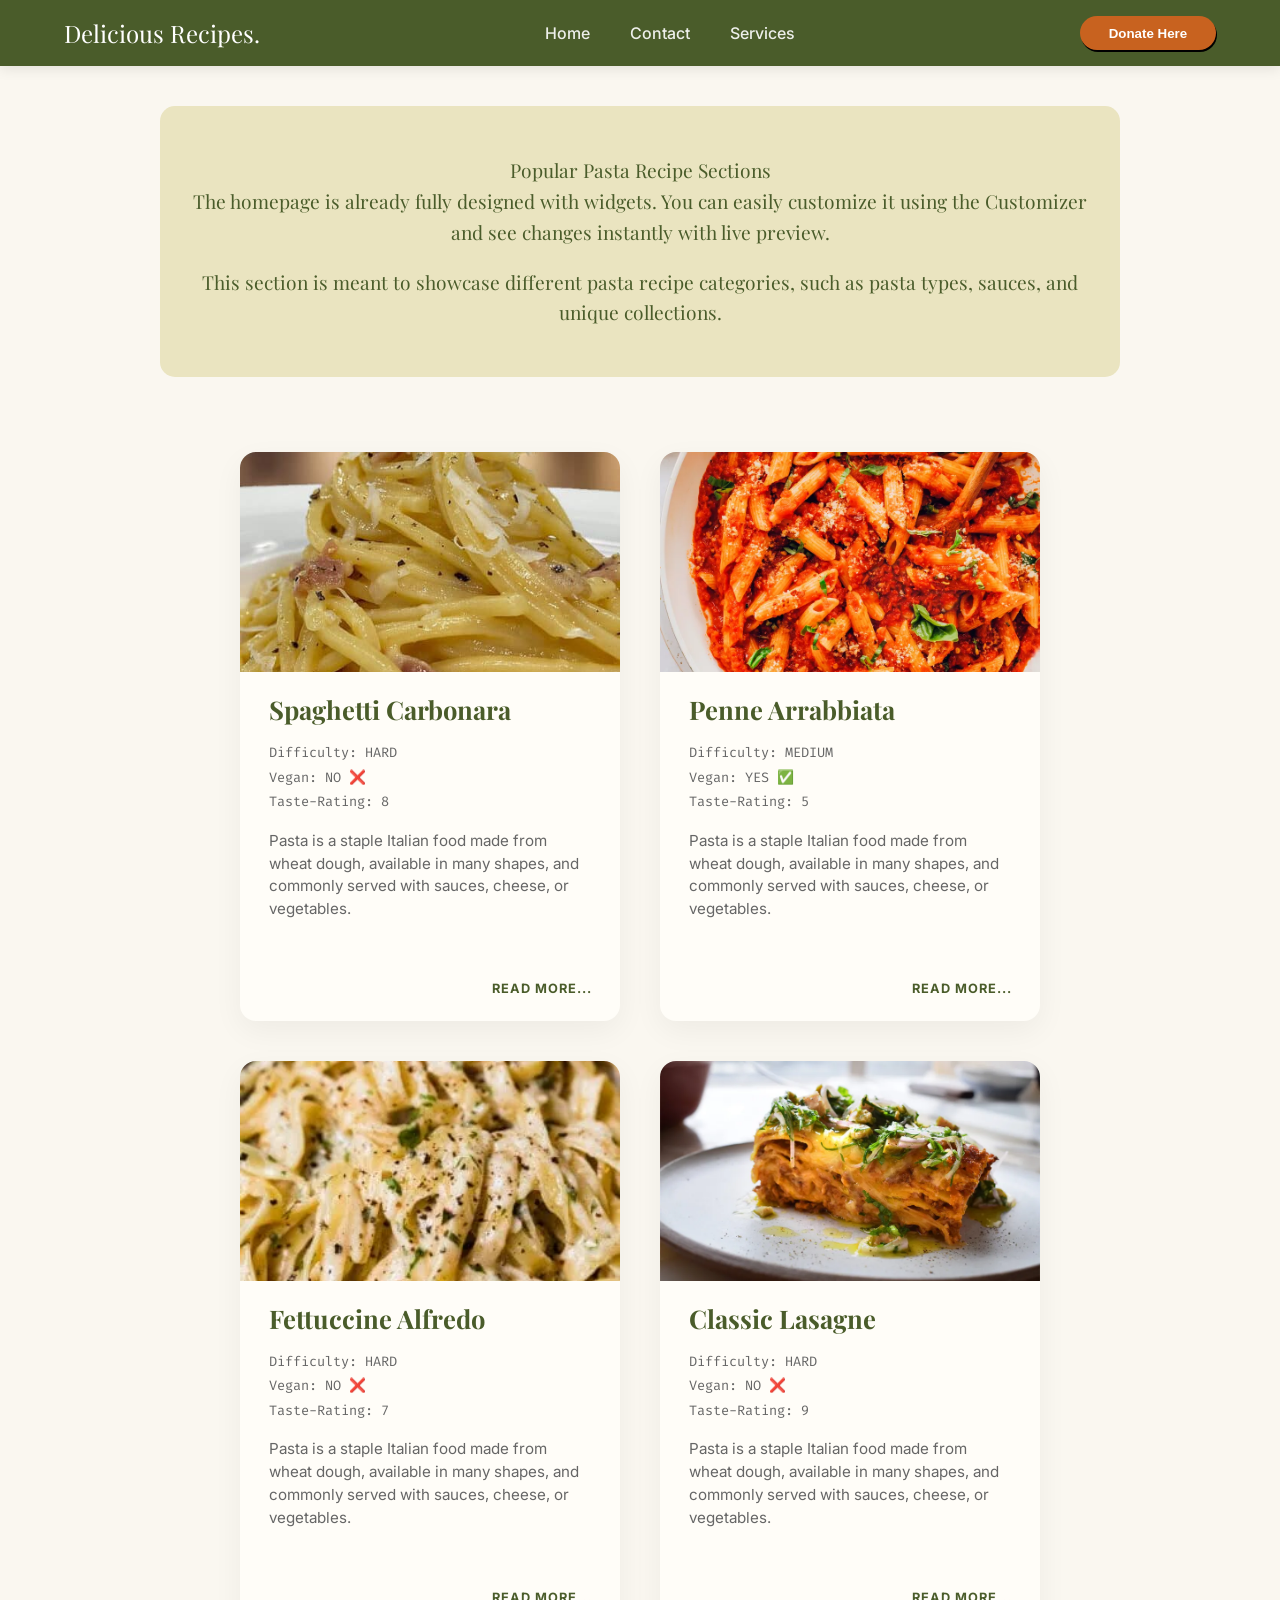
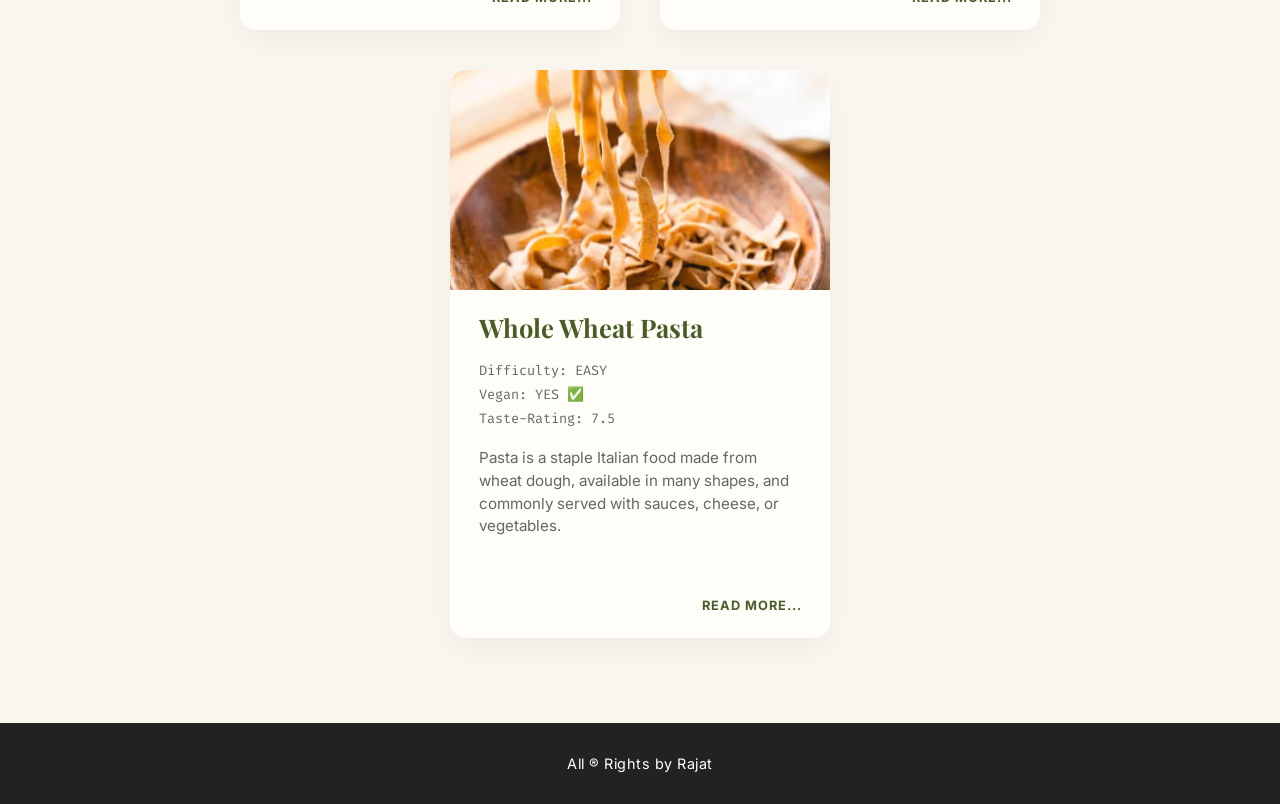
<file: index.html>
<html>

<head>
    <title>Pasta Recipes</title>
    <link rel="stylesheet" href="css/one.css" class="css">
    <link rel="icon" type="image/x-icon" href="images/logo.png">
</head>

<body>
    <div>
        <nav class="navbar">
            <div class="logo">Delicious Recipes.</div>
            <ul class="nav-links">
                <li><a href="index.html">Home</a></li>
                <li><a href="contacts.html">Contact</a></li>
                <li><a href="service.html">Services</a></li>
            </ul>
            <div>
                <button class="nav-cta">Donate Here</button>
            </div>
        </nav>
        <div class="main">
            <div class="banner">
                <p>
                    Popular Pasta Recipe Sections<br>
                    The homepage is already fully designed with widgets. You can easily customize it using the Customizer and see changes instantly with live preview.<br>
                </p>
                <p>
                    This section is meant to showcase different pasta recipe categories, such as pasta types, sauces, and unique collections. <br>
                </p>
            </div>
            <div class="content">
                <div class="card">
                    <img src="images/Spaghetti Carbonara.jpg" alt="Spaghetti Carbonara">
                    <div class="info">
                        <div class="names">Spaghetti Carbonara</div>
                        <div class="types">
                            <div>Difficulty: HARD</div>
                            <div>Vegan: NO ❌</div>
                            <div>Taste-Rating: 8</div>
                        </div>
                        <div class="con">
                            Pasta is a staple Italian food made from wheat dough, available in many shapes, and commonly served with sauces, cheese, or vegetables.
                        </div>
                        <br><br>
                        <div class="read_more">
                            <a href="spaghetti_carbonara.html">read more...</a>
                        </div>
                    </div>
                </div>

                <div class="card">
                    <img src="images/Penne Arrabbiata.webp" alt="Penne Arrabbiata">
                    <div class="info">
                        <div class="names">Penne Arrabbiata</div>
                        <div class="types">
                            <div>Difficulty: MEDIUM</div>
                            <div>Vegan: YES ✅</div>
                            <div>Taste-Rating: 5</div>
                        </div>
                        <div class="con">
                            Pasta is a staple Italian food made from wheat dough, available in many shapes, and commonly served with sauces, cheese, or vegetables.
                        </div>
                        <br><br>
                        <div class="read_more">
                            <a href="penne_arrabbiata.html">read more...</a>
                        </div>
                    </div>
                </div>

                <div class="card">
                    <img src="images/Fettuccine Alfredo.webp" alt="Fettuccine Alfredo">
                    <div class="info">
                        <div class="names">Fettuccine Alfredo</div>
                        <div class="types">
                            <div>Difficulty: HARD</div>
                            <div>Vegan: NO ❌</div>
                            <div>Taste-Rating: 7</div>
                        </div>
                        <div class="con">
                            Pasta is a staple Italian food made from wheat dough, available in many shapes, and commonly served with sauces, cheese, or vegetables.
                        </div>
                        <br><br>
                        <div class="read_more">
                            <a href="fettuccine_alfredo.html">read more...</a>
                        </div>
                    </div>
                </div>

                <div class="card">
                    <img src="images/Classic Lasagne.webp" alt="Classic Lasagne">
                    <div class="info">
                        <div class="names">Classic Lasagne</div>
                        <div class="types">
                            <div>Difficulty: HARD</div>
                            <div>Vegan: NO ❌</div>
                            <div>Taste-Rating: 9</div>
                        </div>
                        <div class="con">
                            Pasta is a staple Italian food made from wheat dough, available in many shapes, and commonly served with sauces, cheese, or vegetables.
                        </div>
                        <br><br>
                        <div class="read_more">
                            <a href="classic_lasagne.html">read more...</a>
                        </div>
                    </div>
                </div>

                <div class="card">
                    <img src="images/Whole Wheat Pasta.webp" alt="Whole Wheat Pasta">
                    <div class="info">
                        <div class="names">Whole Wheat Pasta</div>
                        <div class="types">
                            <div>Difficulty: EASY</div>
                            <div>Vegan: YES ✅</div>
                            <div>Taste-Rating: 7.5</div>
                        </div>
                        <div class="con">
                            Pasta is a staple Italian food made from wheat dough, available in many shapes, and commonly served with sauces, cheese, or vegetables.
                        </div>
                        <br><br>
                        <div class="read_more">
                            <a href="whole_wheat_pasta.html">read more...</a>
                        </div>
                    </div>
                </div>
            </div>
        </div>
    </div>
    <footer class="footer">
        All ®️ Rights by Rajat
    </footer>
</body>

</html>
</file>
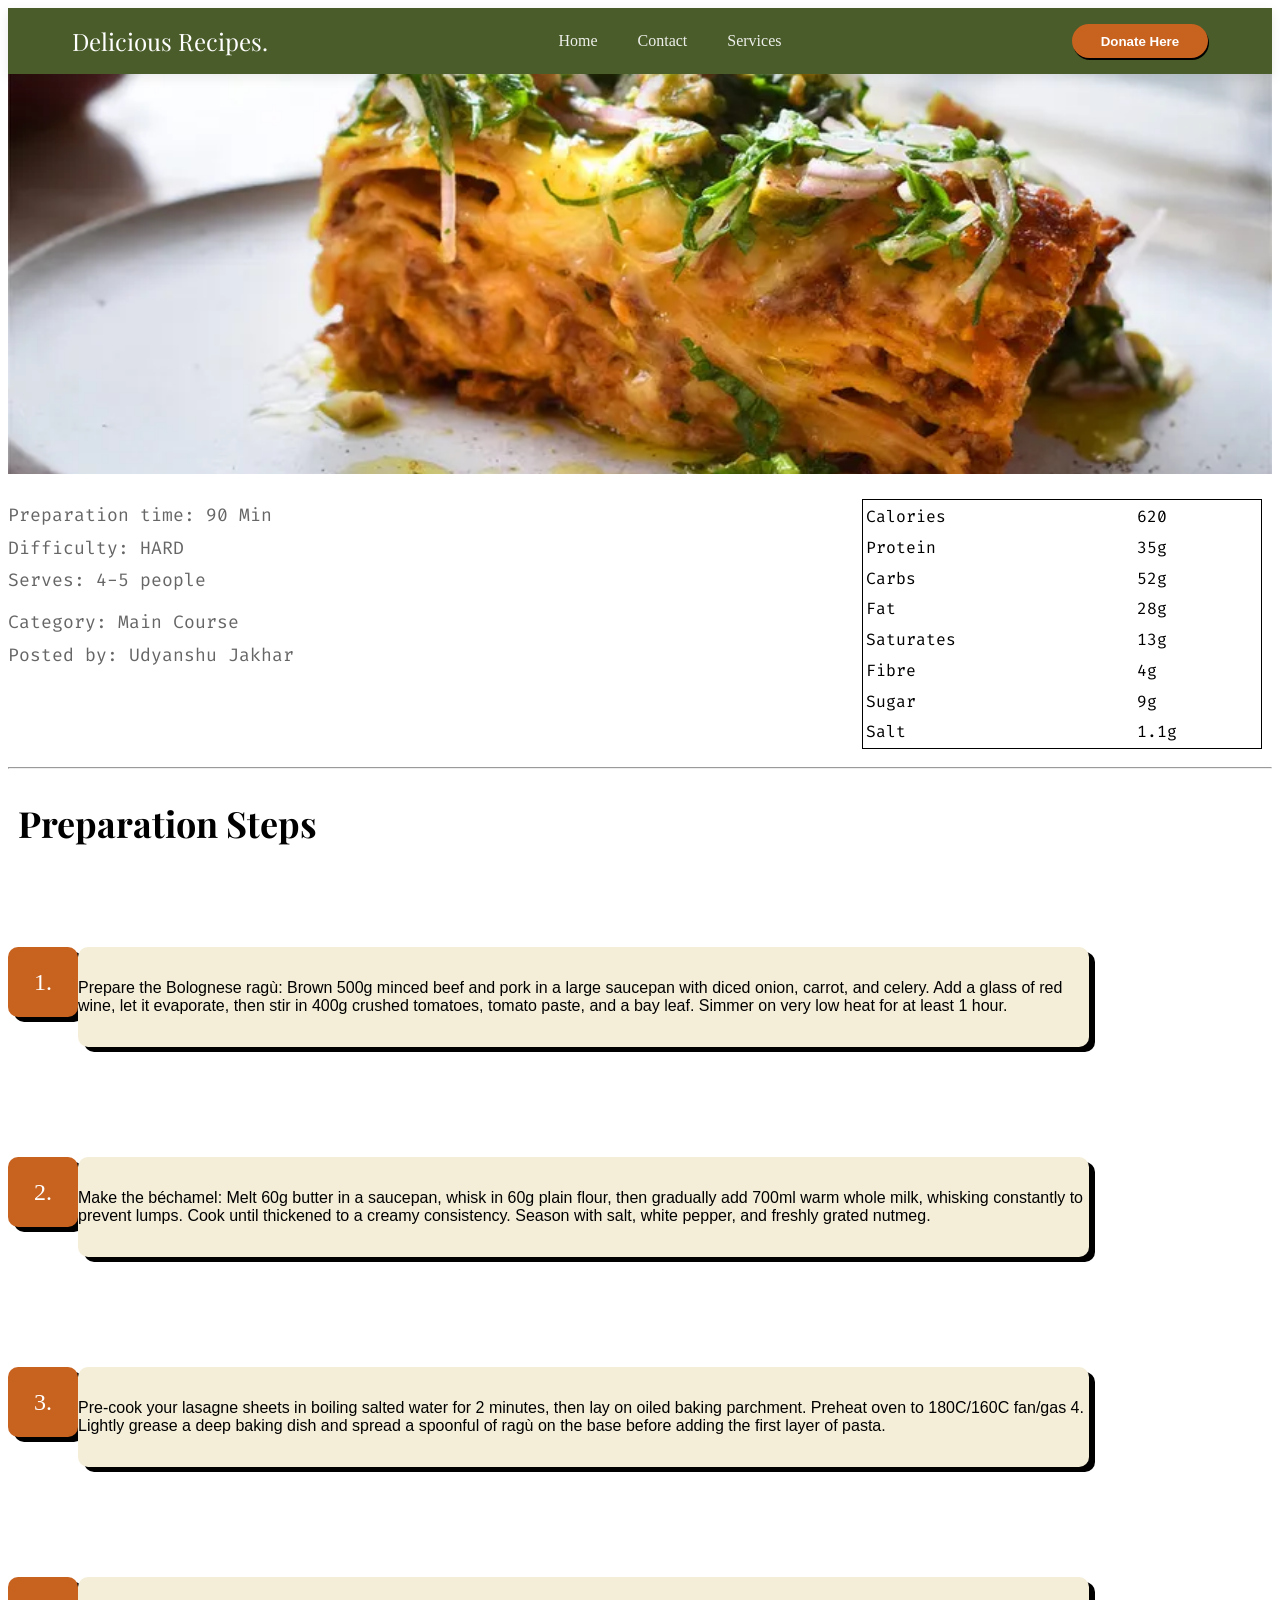
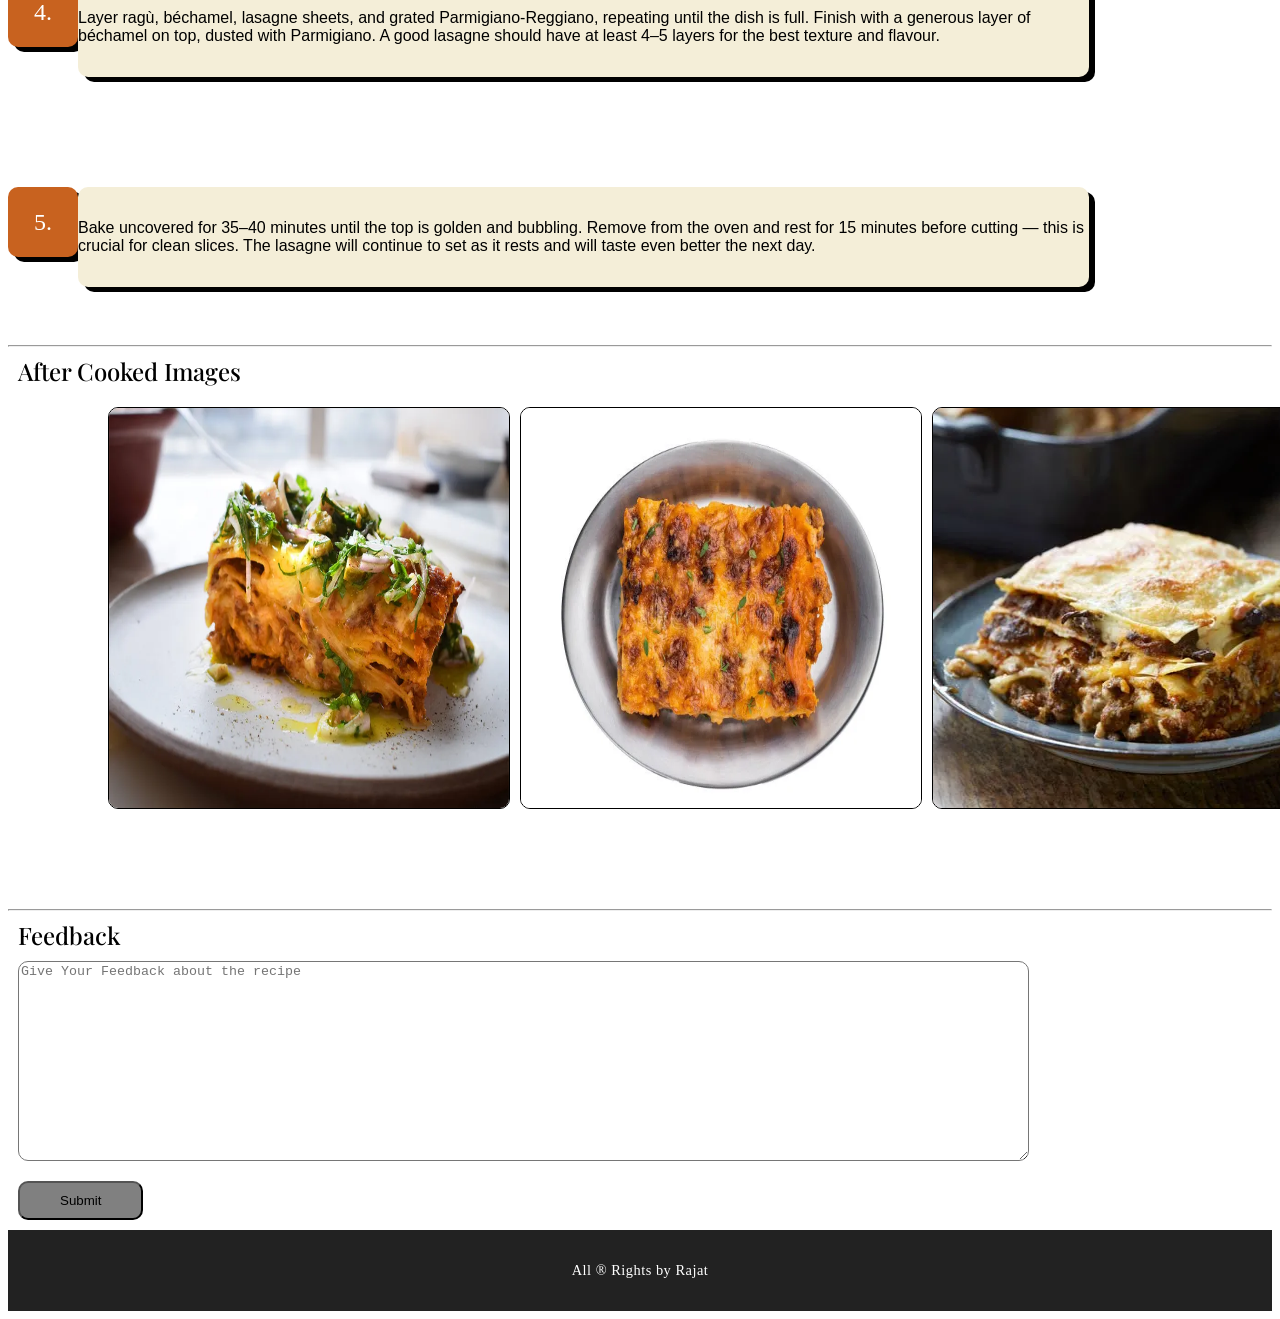
<file: classic_lasagne.html>
<html>

<head>
    <title>Classic Lasagne - Recipe</title>
    <link rel="icon" type="image/x-icon" href="images/logo.png">
    <link rel="stylesheet" href="css/recipe_page.css" class="css">
</head>

<body>
    <nav class="navbar">
        <div class="logo">Delicious Recipes.</div>
        <ul class="nav-links">
            <li><a href="index.html">Home</a></li>
            <li><a href="contacts.html">Contact</a></li>
            <li><a href="service.html">Services</a></li>
        </ul>
        <div>
            <button class="nav-cta">Donate Here</button>
        </div>
    </nav>
    <div class="main">
        <div>
            <img src="images/Classic Lasagne.webp" alt="Classic Lasagne Banner"
                style="width: 100%; height: 400px; object-fit: cover; object-position: center;">
        </div>
        <div class="type-details">
            <div>
                <div class="about_one">
                    <div>
                        Preparation time: 90 Min
                    </div>
                    <div>
                        Difficulty: HARD
                    </div>
                    <div>
                        Serves: 4-5 people
                    </div>
                </div>
                <div class="about_two">
                    <div>
                        Category: Main Course
                    </div>
                    <div>
                        Posted by: Udyanshu Jakhar
                    </div>
                </div>
            </div>
            <div class="about_three">
                <table class="nut_table">
                    <tbody>
                        <tr>
                            <td>Calories</td>
                            <td>620</td>
                        </tr>
                        <tr>
                            <td>Protein</td>
                            <td>35g</td>
                        </tr>
                        <tr>
                            <td>Carbs</td>
                            <td>52g</td>
                        </tr>
                        <tr>
                            <td>Fat</td>
                            <td>28g</td>
                        </tr>
                        <tr>
                            <td>Saturates</td>
                            <td>13g</td>
                        </tr>
                        <tr>
                            <td>Fibre</td>
                            <td>4g</td>
                        </tr>
                        <tr>
                            <td>Sugar</td>
                            <td>9g</td>
                        </tr>
                        <tr>
                            <td>Salt</td>
                            <td>1.1g</td>
                        </tr>
                    </tbody>
                </table>
            </div>
        </div>
        <hr>
        <div class="recipe">
            <div class="where">
                <h2>Preparation Steps</h2>
            </div>
            <div style="display: flex; margin-top: 10px;">
                <div class="indexing">
                    1.
                </div>
                <div class="recipe_text">
                    Prepare the Bolognese ragù: Brown 500g minced beef and pork in a large saucepan with diced
                    onion, carrot, and celery. Add a glass of red wine, let it evaporate, then stir in 400g crushed
                    tomatoes, tomato paste, and a bay leaf. Simmer on very low heat for at least 1 hour.
                </div>
            </div>
            <div style="display: flex; margin-top:10px ;">
                <div class="indexing">
                    2.
                </div>
                <div class="recipe_text">
                    Make the béchamel: Melt 60g butter in a saucepan, whisk in 60g plain flour, then gradually
                    add 700ml warm whole milk, whisking constantly to prevent lumps. Cook until thickened to a
                    creamy consistency. Season with salt, white pepper, and freshly grated nutmeg.
                </div>
            </div>
            <div style="display: flex; margin-top: 10px;">
                <div class="indexing">
                    3.
                </div>
                <div class="recipe_text">
                    Pre-cook your lasagne sheets in boiling salted water for 2 minutes, then lay on oiled baking
                    parchment. Preheat oven to 180C/160C fan/gas 4. Lightly grease a deep baking dish and spread
                    a spoonful of ragù on the base before adding the first layer of pasta.
                </div>
            </div>
            <div style="display: flex; margin-top: 10px;">
                <div class="indexing">
                    4.
                </div>
                <div class="recipe_text">
                    Layer ragù, béchamel, lasagne sheets, and grated Parmigiano-Reggiano, repeating until the dish
                    is full. Finish with a generous layer of béchamel on top, dusted with Parmigiano. A good
                    lasagne should have at least 4–5 layers for the best texture and flavour.
                </div>
            </div>
            <div style="display: flex; margin-top: 10px;">
                <div class="indexing">
                    5.
                </div>
                <div class="recipe_text">
                    Bake uncovered for 35–40 minutes until the top is golden and bubbling. Remove from the oven
                    and rest for 15 minutes before cutting — this is crucial for clean slices. The lasagne will
                    continue to set as it rests and will taste even better the next day.
                </div>
            </div>
            <hr>
            <div class="where">
                After Cooked Images
            </div>
            <div class="some_some">
                <img src="images/Classic Lasagne.webp" alt="Classic Lasagne">
                <img src="images/Classic Lasagne1.webp" alt="Lasagne Slice">
                <img src="images/Classic Lasagne2.webp" alt="Lasagne Baked">
            </div>
        </div>
        <hr>
        <div>
            <div class="where" style="margin-left: 10px;">
                Feedback
            </div>
            <div class="Feedback_form">
                <textarea name="Feedback" style="width: 100%; height: 200px;" id="Feedback"
                    placeholder="Give Your Feedback about the recipe"></textarea>
            </div>
            <div>
                <button class="submit_button">Submit</button>
            </div>
        </div>
    </div>
    <footer class="footer">
        All ®️ Rights by Rajat
    </footer>
</body>

</html>
</file>
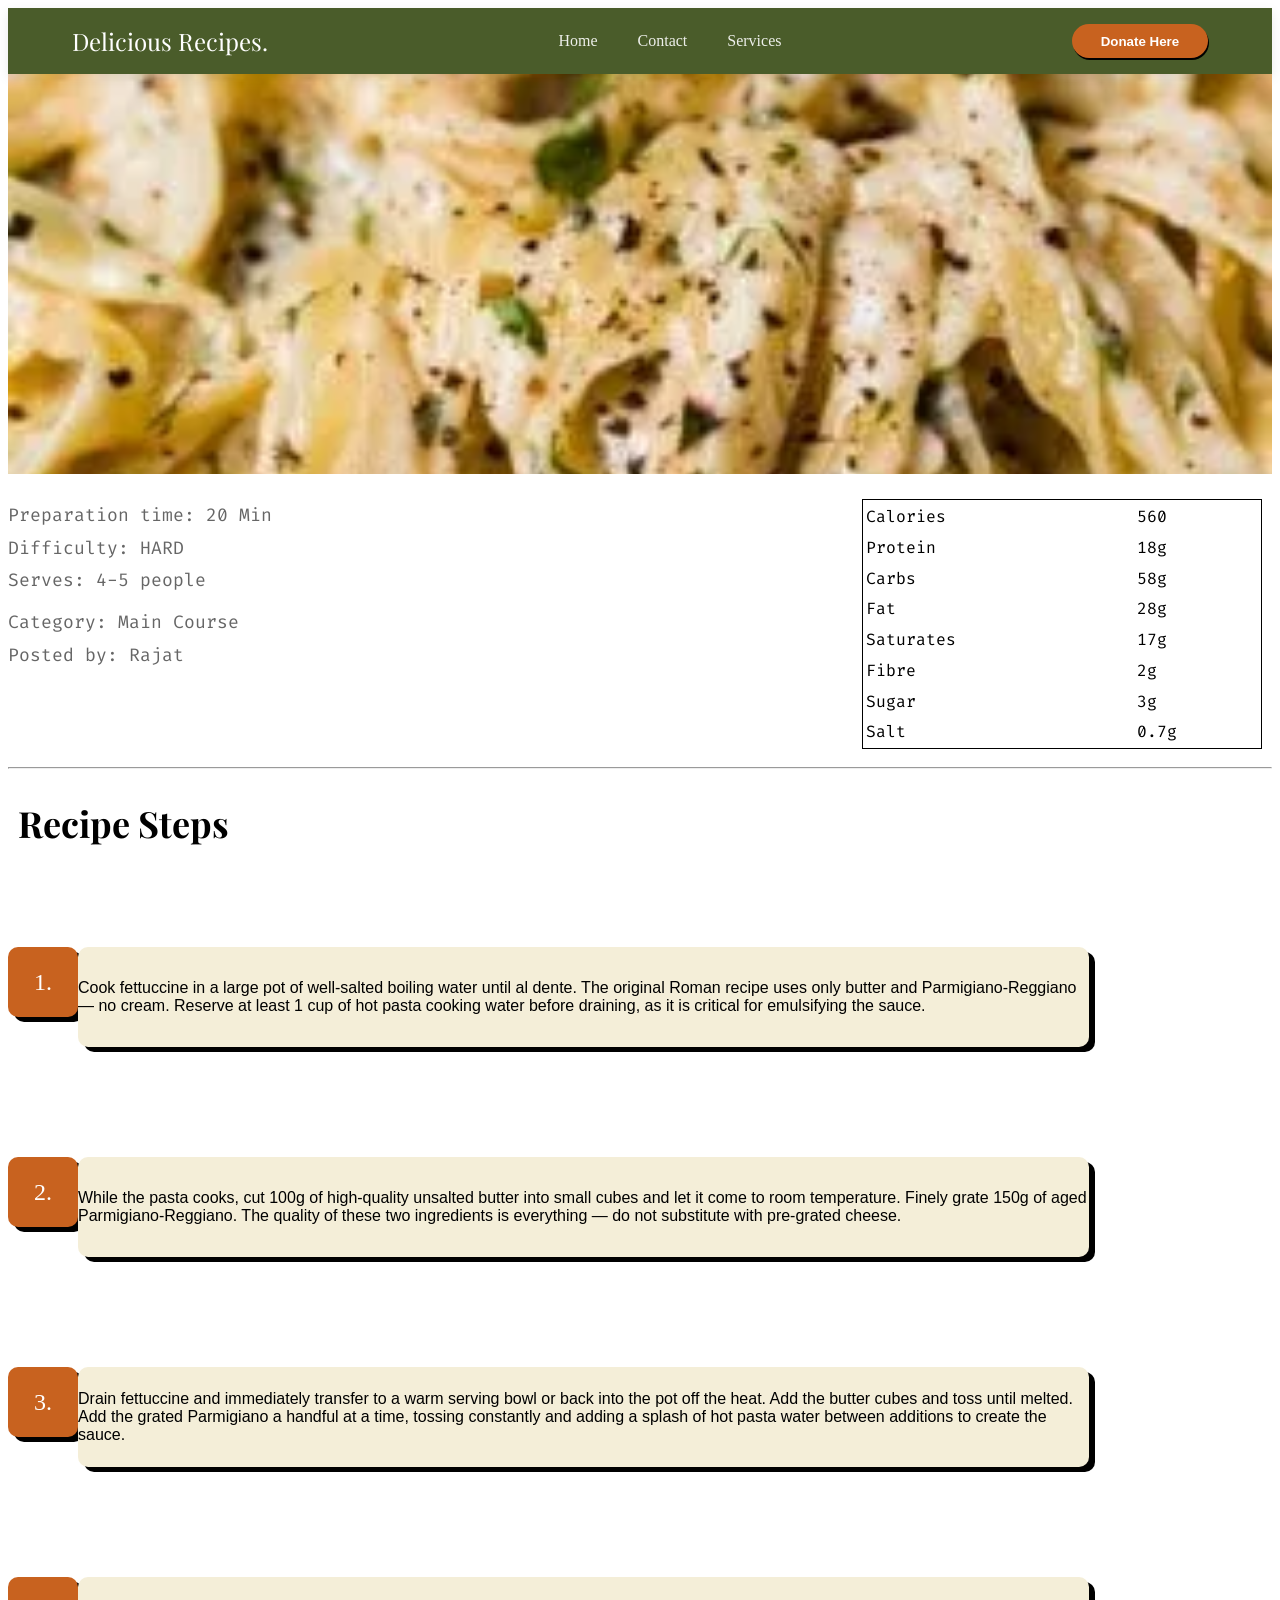
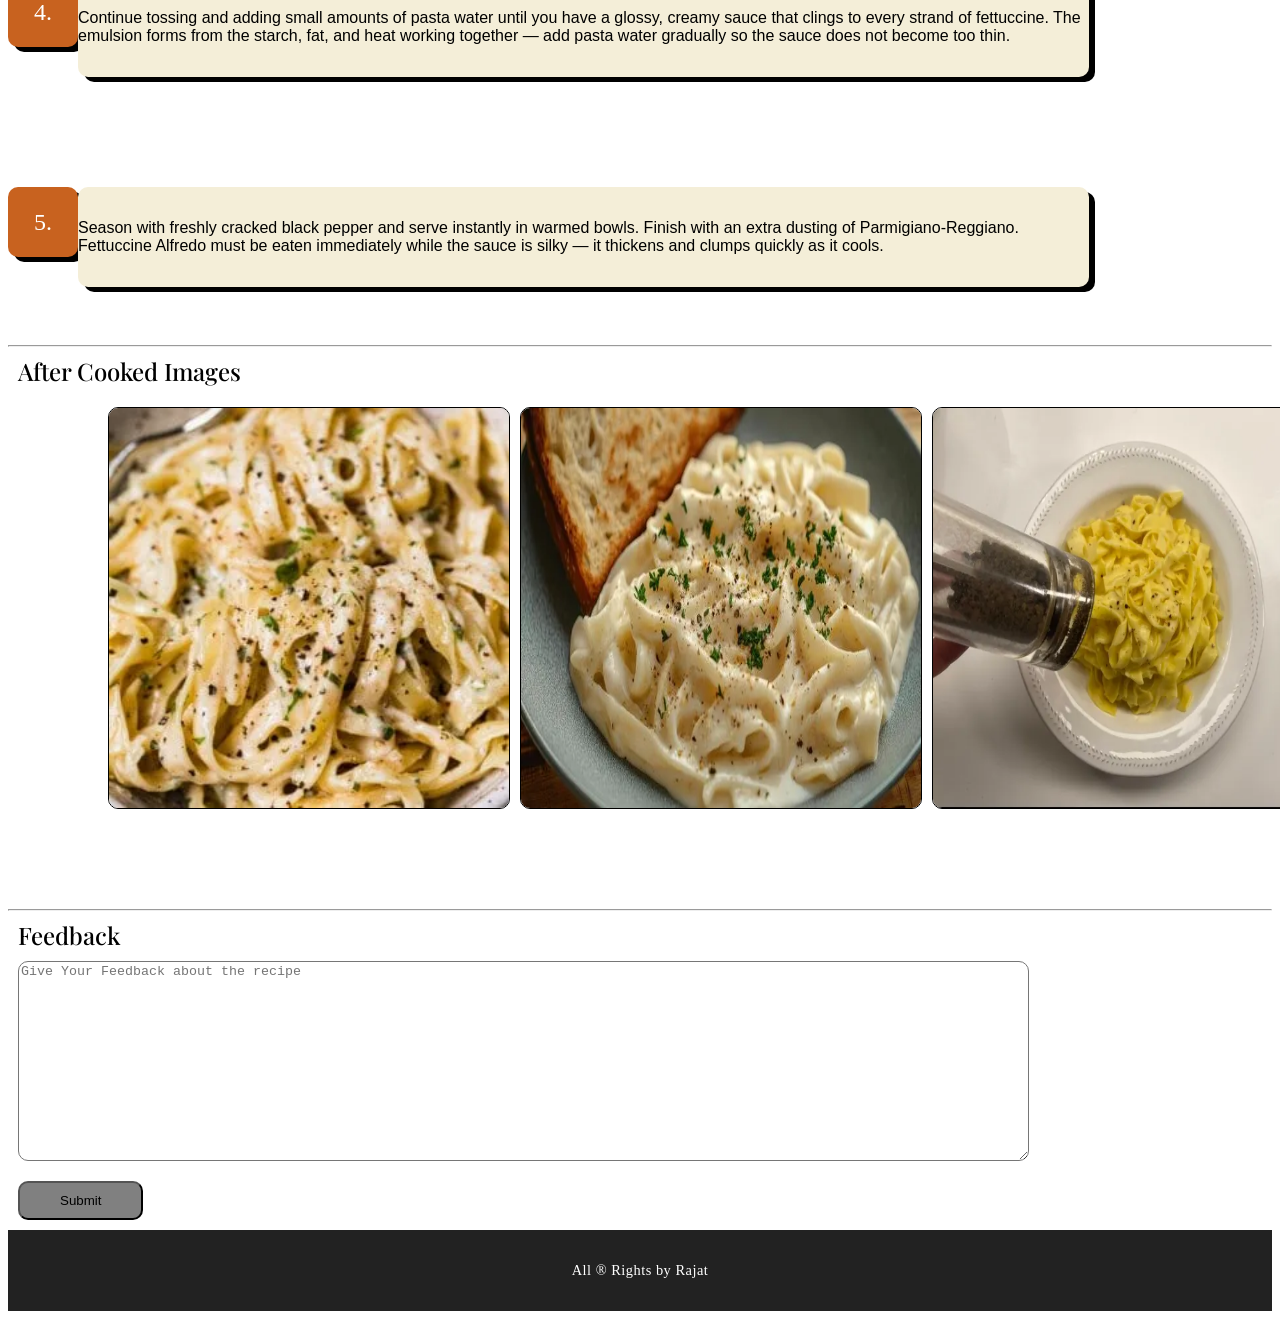
<file: fettuccine_alfredo.html>
<html>

<head>
    <title>Fettuccine Alfredo - Recipe</title>
    <link rel="icon" type="image/x-icon" href="images/logo.png">
    <link rel="stylesheet" href="css/recipe_page.css" class="css">
</head>

<body>
    <nav class="navbar">
        <div class="logo">Delicious Recipes.</div>
        <ul class="nav-links">
            <li><a href="index.html">Home</a></li>
            <li><a href="contacts.html">Contact</a></li>
            <li><a href="service.html">Services</a></li>
        </ul>
        <div>
            <button class="nav-cta">Donate Here</button>
        </div>
    </nav>
    <div class="main">
        <div>
            <img src="images/Fettuccine Alfredo.webp" alt="Fettuccine Alfredo"
                style="width: 100%; height: 400px; object-fit: cover; object-position: center;">
        </div>
        <div class="type-details">
            <div>
                <div class="about_one">
                    <div>
                        Preparation time: 20 Min
                    </div>
                    <div>
                        Difficulty: HARD
                    </div>
                    <div>
                        Serves: 4-5 people
                    </div>
                </div>
                <div class="about_two">
                    <div>
                        Category: Main Course
                    </div>
                    <div>
                        Posted by: Rajat
                    </div>
                </div>
            </div>
            <div class="about_three">
                <table class="nut_table">
                    <tbody>
                        <tr>
                            <td>Calories</td>
                            <td>560</td>
                        </tr>
                        <tr>
                            <td>Protein</td>
                            <td>18g</td>
                        </tr>
                        <tr>
                            <td>Carbs</td>
                            <td>58g</td>
                        </tr>
                        <tr>
                            <td>Fat</td>
                            <td>28g</td>
                        </tr>
                        <tr>
                            <td>Saturates</td>
                            <td>17g</td>
                        </tr>
                        <tr>
                            <td>Fibre</td>
                            <td>2g</td>
                        </tr>
                        <tr>
                            <td>Sugar</td>
                            <td>3g</td>
                        </tr>
                        <tr>
                            <td>Salt</td>
                            <td>0.7g</td>
                        </tr>
                    </tbody>
                </table>
            </div>
        </div>
        <hr>
        <div class="recipe">
            <div class="where">
                <h2>Recipe Steps</h2>
            </div>
            <div style="display: flex; margin-top: 10px;">
                <div class="indexing">
                    1.
                </div>
                <div class="recipe_text">
                    Cook fettuccine in a large pot of well-salted boiling water until al dente. The original Roman
                    recipe uses only butter and Parmigiano-Reggiano — no cream. Reserve at least 1 cup of hot
                    pasta cooking water before draining, as it is critical for emulsifying the sauce.
                </div>
            </div>
            <div style="display: flex; margin-top:10px ;">
                <div class="indexing">
                    2.
                </div>
                <div class="recipe_text">
                    While the pasta cooks, cut 100g of high-quality unsalted butter into small cubes and let it
                    come to room temperature. Finely grate 150g of aged Parmigiano-Reggiano. The quality of these
                    two ingredients is everything — do not substitute with pre-grated cheese.
                </div>
            </div>
            <div style="display: flex; margin-top: 10px;">
                <div class="indexing">
                    3.
                </div>
                <div class="recipe_text">
                    Drain fettuccine and immediately transfer to a warm serving bowl or back into the pot off the
                    heat. Add the butter cubes and toss until melted. Add the grated Parmigiano a handful at a time,
                    tossing constantly and adding a splash of hot pasta water between additions to create the sauce.
                </div>
            </div>
            <div style="display: flex; margin-top: 10px;">
                <div class="indexing">
                    4.
                </div>
                <div class="recipe_text">
                    Continue tossing and adding small amounts of pasta water until you have a glossy, creamy sauce
                    that clings to every strand of fettuccine. The emulsion forms from the starch, fat, and heat
                    working together — add pasta water gradually so the sauce does not become too thin.
                </div>
            </div>
            <div style="display: flex; margin-top: 10px;">
                <div class="indexing">
                    5.
                </div>
                <div class="recipe_text">
                    Season with freshly cracked black pepper and serve instantly in warmed bowls. Finish with an
                    extra dusting of Parmigiano-Reggiano. Fettuccine Alfredo must be eaten immediately while
                    the sauce is silky — it thickens and clumps quickly as it cools.
                </div>
            </div>
            <hr>
            <div class="where">
                After Cooked Images
            </div>
            <div class="some_some">
                <img src="images/Fettuccine Alfredo.webp" alt="Fettuccine Alfredo">
                <img src="images/Fettuccine Alfredo1.webp" alt="Creamy Pasta">
                <img src="images/Fettuccine Alfredo2.webp" alt="Pasta with Cheese">
            </div>
        </div>
        <hr>
        <div>
            <div class="where" style="margin-left: 10px;">
                Feedback
            </div>
            <div class="Feedback_form">
                <textarea name="Feedback" style="width: 100%; height: 200px;" id="Feedback"
                    placeholder="Give Your Feedback about the recipe"></textarea>
            </div>
            <div>
                <button class="submit_button">Submit</button>
            </div>
        </div>
    </div>
    <footer class="footer">
        All ®️ Rights by Rajat
    </footer>
</body>

</html>
</file>
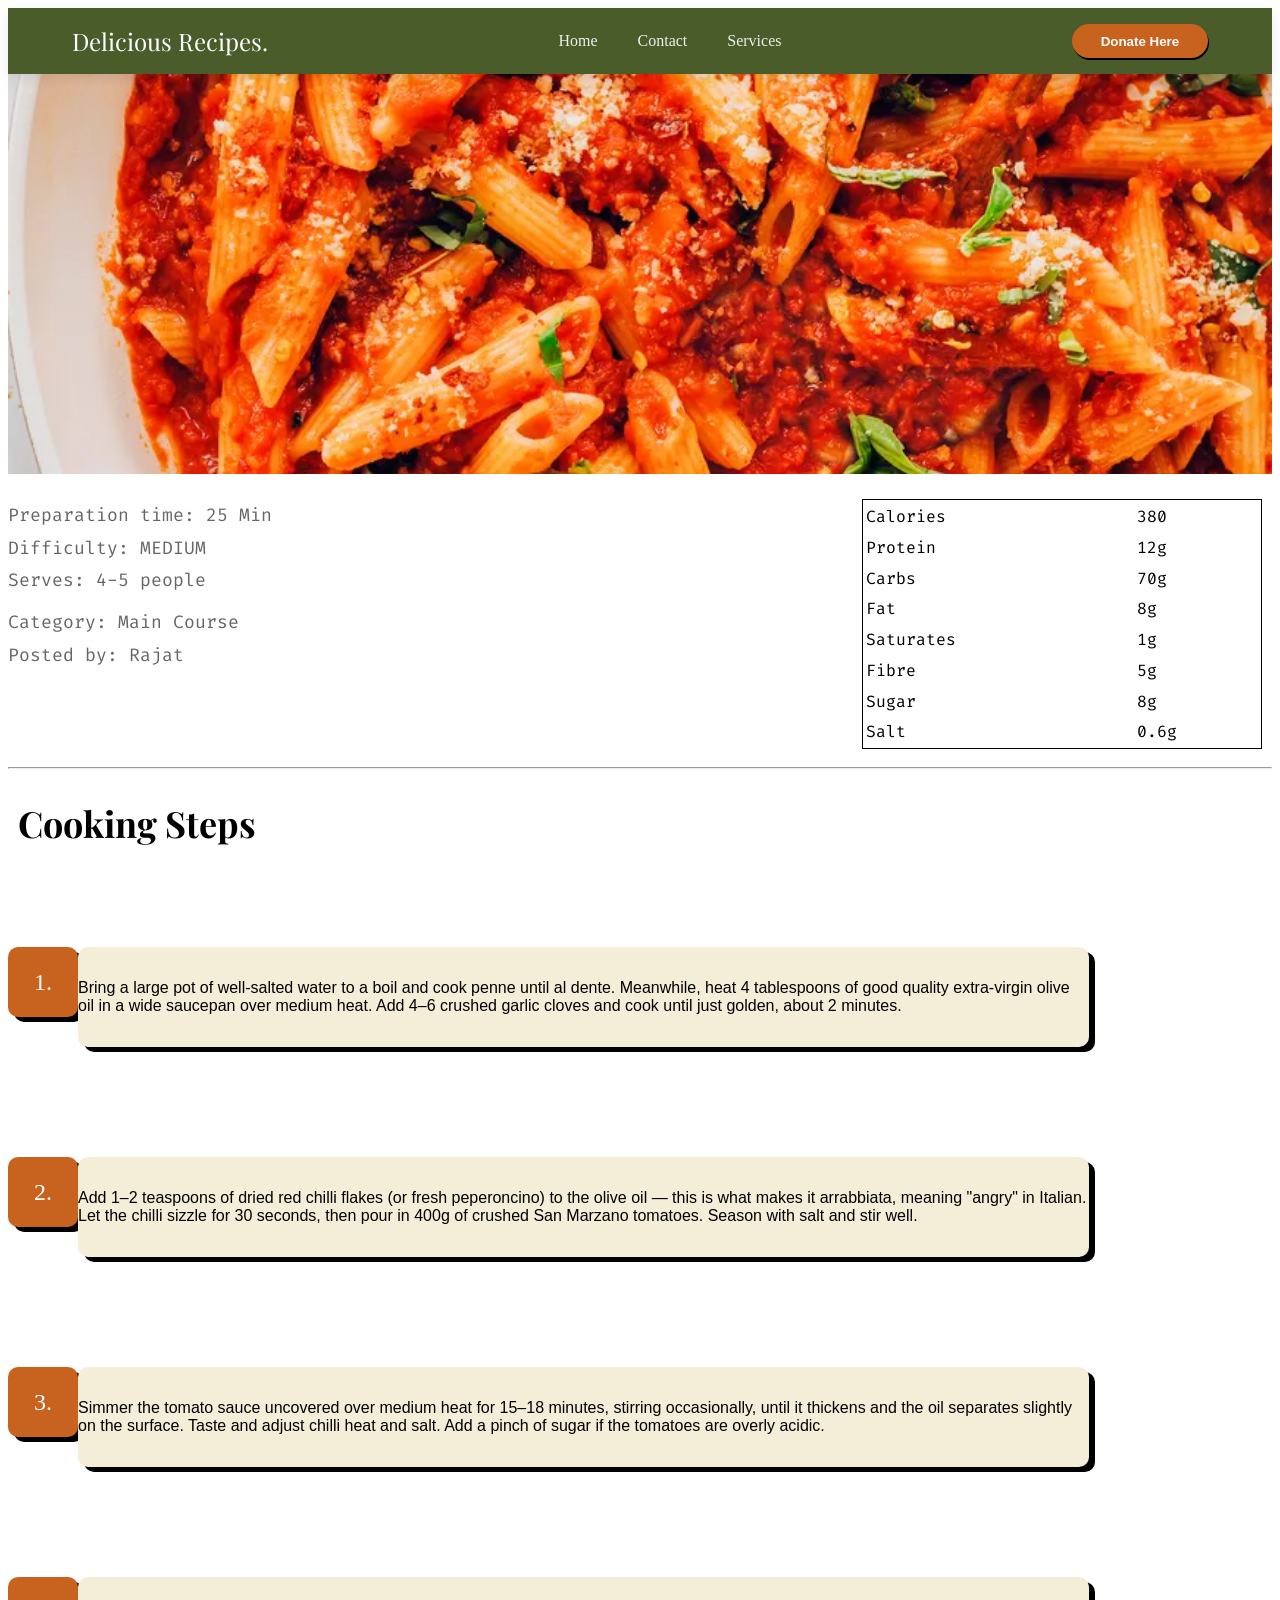
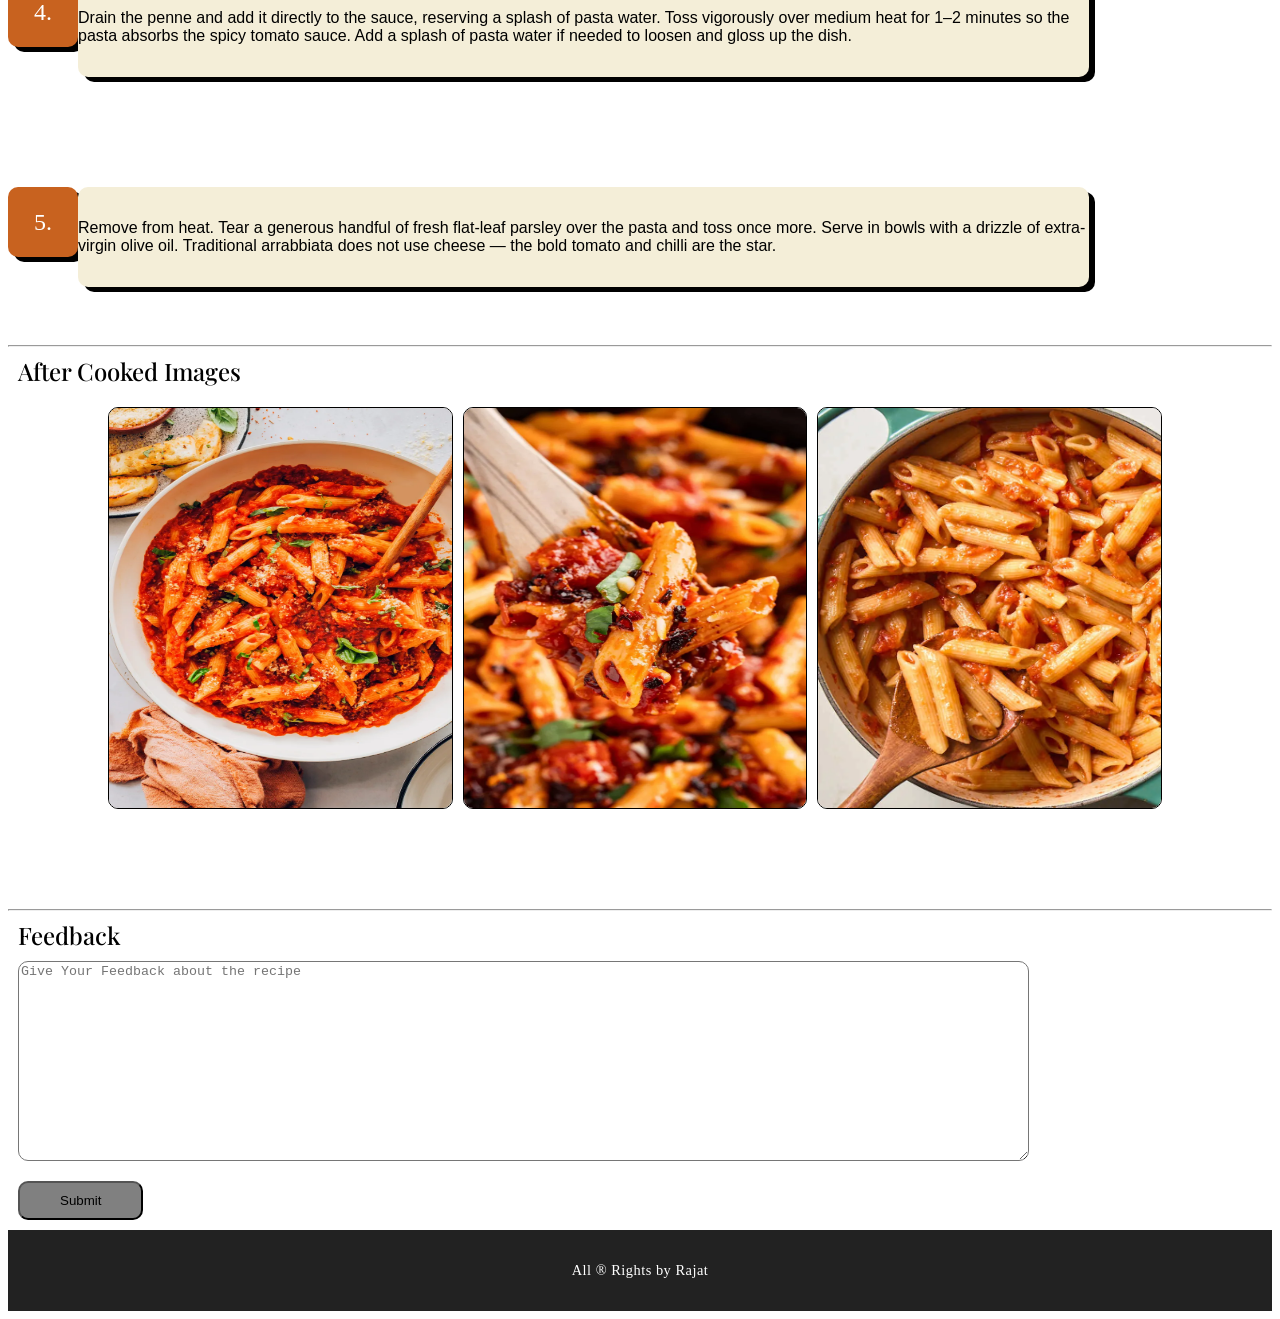
<file: penne_arrabbiata.html>
<html>

<head>
    <title>Penne Arrabbiata - Recipe</title>
    <link rel="stylesheet" href="css/recipe_page.css" class="css">
    <link rel="icon" type="image/x-icon" href="images/logo.png">
</head>

<body>
    <nav class="navbar">
        <div class="logo">Delicious Recipes.</div>
        <ul class="nav-links">
            <li><a href="index.html">Home</a></li>
            <li><a href="contacts.html">Contact</a></li>
            <li><a href="service.html">Services</a></li>
        </ul>
        <div>
            <button class="nav-cta">Donate Here</button>
        </div>
    </nav>
    <div class="main">
        <div>
            <img src="images/Penne Arrabbiata.webp" alt="Penne Arrabbiata"
                style="width: 100%; height: 400px; object-fit: cover; object-position: center;">
        </div>
        <div class="type-details">
            <div>
                <div class="about_one">
                    <div>
                        Preparation time: 25 Min
                    </div>
                    <div>
                        Difficulty: MEDIUM
                    </div>
                    <div>
                        Serves: 4-5 people
                    </div>
                </div>
                <div class="about_two">
                    <div>
                        Category: Main Course
                    </div>
                    <div>
                        Posted by: Rajat
                    </div>
                </div>
            </div>
            <div class="about_three">
                <table class="nut_table">
                    <tbody>
                        <tr>
                            <td>Calories</td>
                            <td>380</td>
                        </tr>
                        <tr>
                            <td>Protein</td>
                            <td>12g</td>
                        </tr>
                        <tr>
                            <td>Carbs</td>
                            <td>70g</td>
                        </tr>
                        <tr>
                            <td>Fat</td>
                            <td>8g</td>
                        </tr>
                        <tr>
                            <td>Saturates</td>
                            <td>1g</td>
                        </tr>
                        <tr>
                            <td>Fibre</td>
                            <td>5g</td>
                        </tr>
                        <tr>
                            <td>Sugar</td>
                            <td>8g</td>
                        </tr>
                        <tr>
                            <td>Salt</td>
                            <td>0.6g</td>
                        </tr>
                    </tbody>
                </table>
            </div>
        </div>
        <hr>
        <div class="recipe">
            <div class="where">
                <h2>Cooking Steps</h2>
            </div>
            <div style="display: flex; margin-top: 10px;">
                <div class="indexing">
                    1.
                </div>
                <div class="recipe_text">
                    Bring a large pot of well-salted water to a boil and cook penne until al dente. Meanwhile, heat
                    4 tablespoons of good quality extra-virgin olive oil in a wide saucepan over medium heat.
                    Add 4–6 crushed garlic cloves and cook until just golden, about 2 minutes.
                </div>
            </div>
            <div style="display: flex; margin-top:10px ;">
                <div class="indexing">
                    2.
                </div>
                <div class="recipe_text">
                    Add 1–2 teaspoons of dried red chilli flakes (or fresh peperoncino) to the olive oil — this
                    is what makes it arrabbiata, meaning "angry" in Italian. Let the chilli sizzle for 30 seconds,
                    then pour in 400g of crushed San Marzano tomatoes. Season with salt and stir well.
                </div>
            </div>
            <div style="display: flex; margin-top: 10px;">
                <div class="indexing">
                    3.
                </div>
                <div class="recipe_text">
                    Simmer the tomato sauce uncovered over medium heat for 15–18 minutes, stirring occasionally,
                    until it thickens and the oil separates slightly on the surface. Taste and adjust chilli heat
                    and salt. Add a pinch of sugar if the tomatoes are overly acidic.
                </div>
            </div>
            <div style="display: flex; margin-top: 10px;">
                <div class="indexing">
                    4.
                </div>
                <div class="recipe_text">
                    Drain the penne and add it directly to the sauce, reserving a splash of pasta water. Toss
                    vigorously over medium heat for 1–2 minutes so the pasta absorbs the spicy tomato sauce.
                    Add a splash of pasta water if needed to loosen and gloss up the dish.
                </div>
            </div>
            <div style="display: flex; margin-top: 10px;">
                <div class="indexing">
                    5.
                </div>
                <div class="recipe_text">
                    Remove from heat. Tear a generous handful of fresh flat-leaf parsley over the pasta and
                    toss once more. Serve in bowls with a drizzle of extra-virgin olive oil. Traditional
                    arrabbiata does not use cheese — the bold tomato and chilli are the star.
                </div>
            </div>
            <hr>
            <div class="where">
                After Cooked Images
            </div>
            <div class="some_some">
                <img src="images/Penne Arrabbiata.webp" alt="Penne Arrabbiata close up">
                <img src="images/Penne Arrabbiata1.webp" alt="Tomato Pasta Bowl">
                <img src="images/Penne Arrabbiata2.webp" alt="Spicy Pasta Served">
            </div>
        </div>
        <hr>
        <div>
            <div class="where" style="margin-left: 10px;">
                Feedback
            </div>
            <div class="Feedback_form">
                <textarea name="Feedback" style="width: 100%; height: 200px;" id="Feedback"
                    placeholder="Give Your Feedback about the recipe"></textarea>
            </div>
            <div>
                <button class="submit_button">Submit</button>
            </div>
        </div>
    </div>
    <footer class="footer">
        All ®️ Rights by Rajat
    </footer>
</body>

</html>
</file>
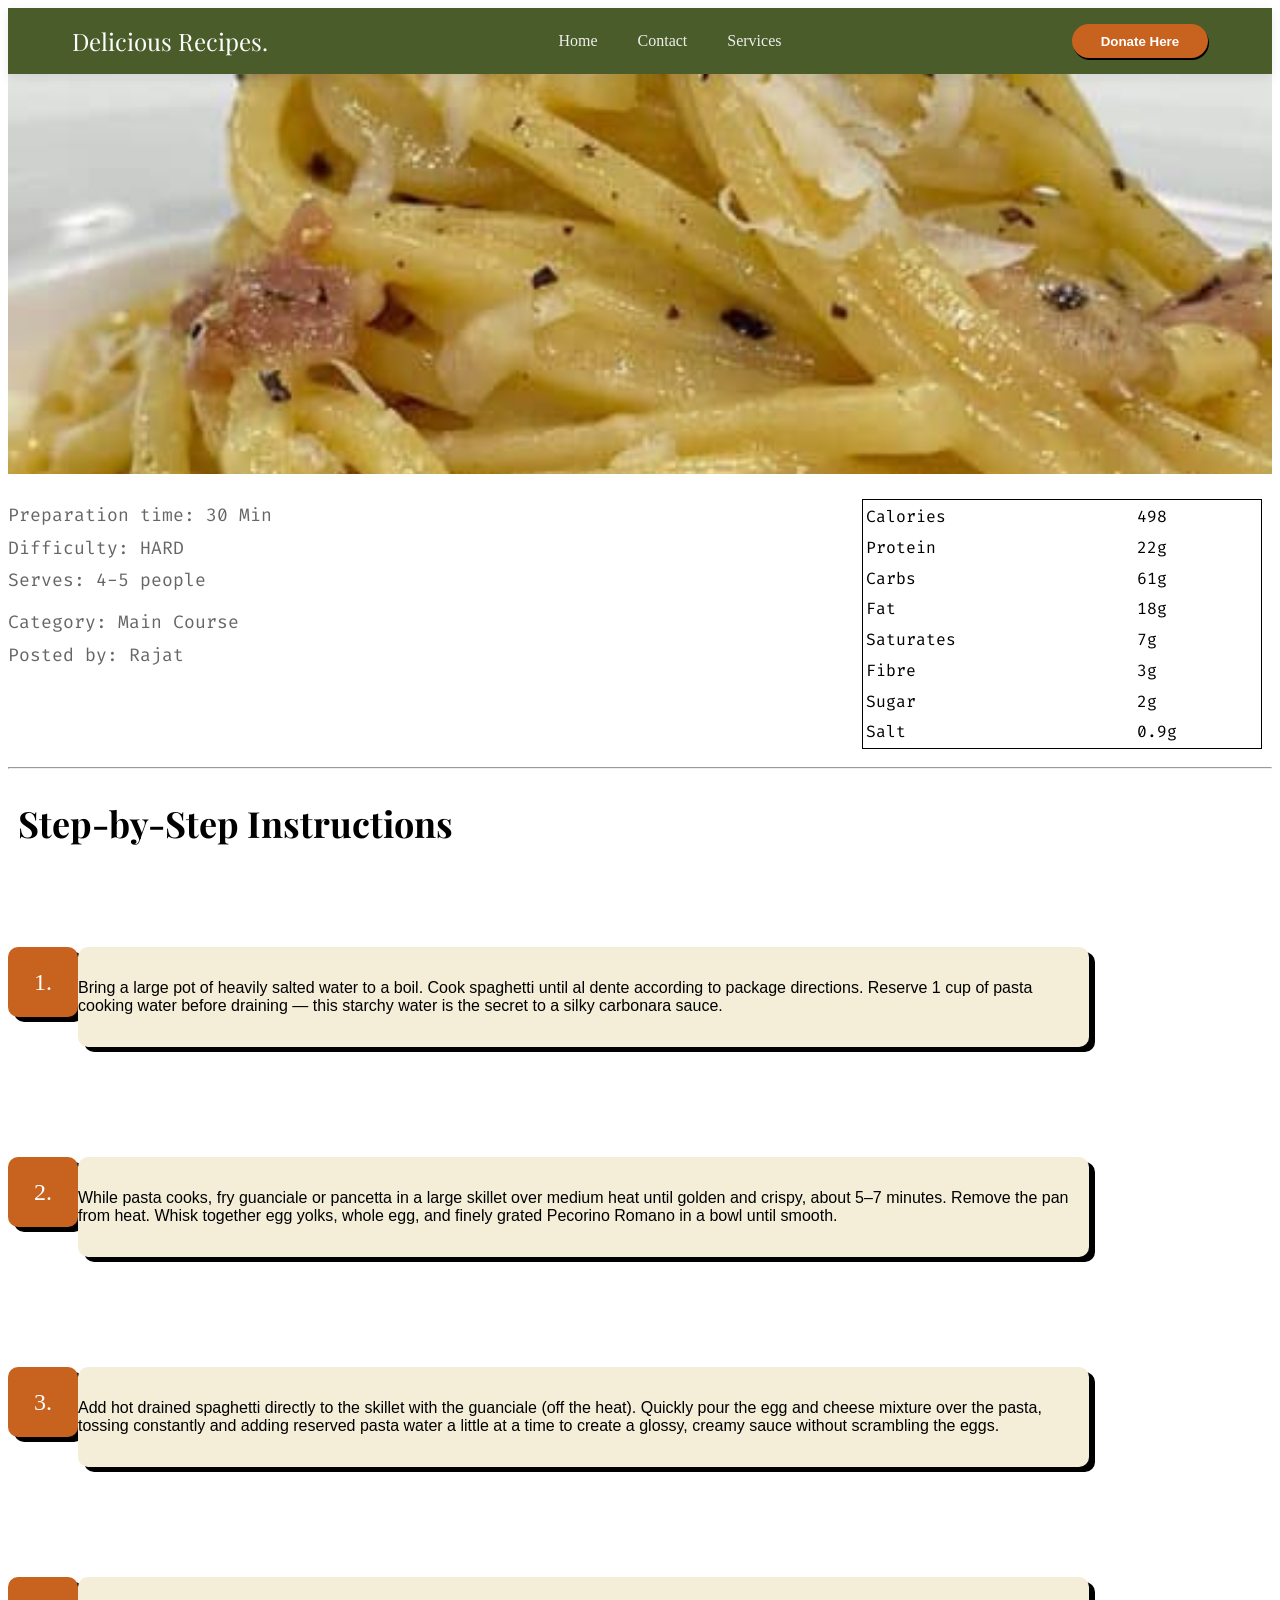
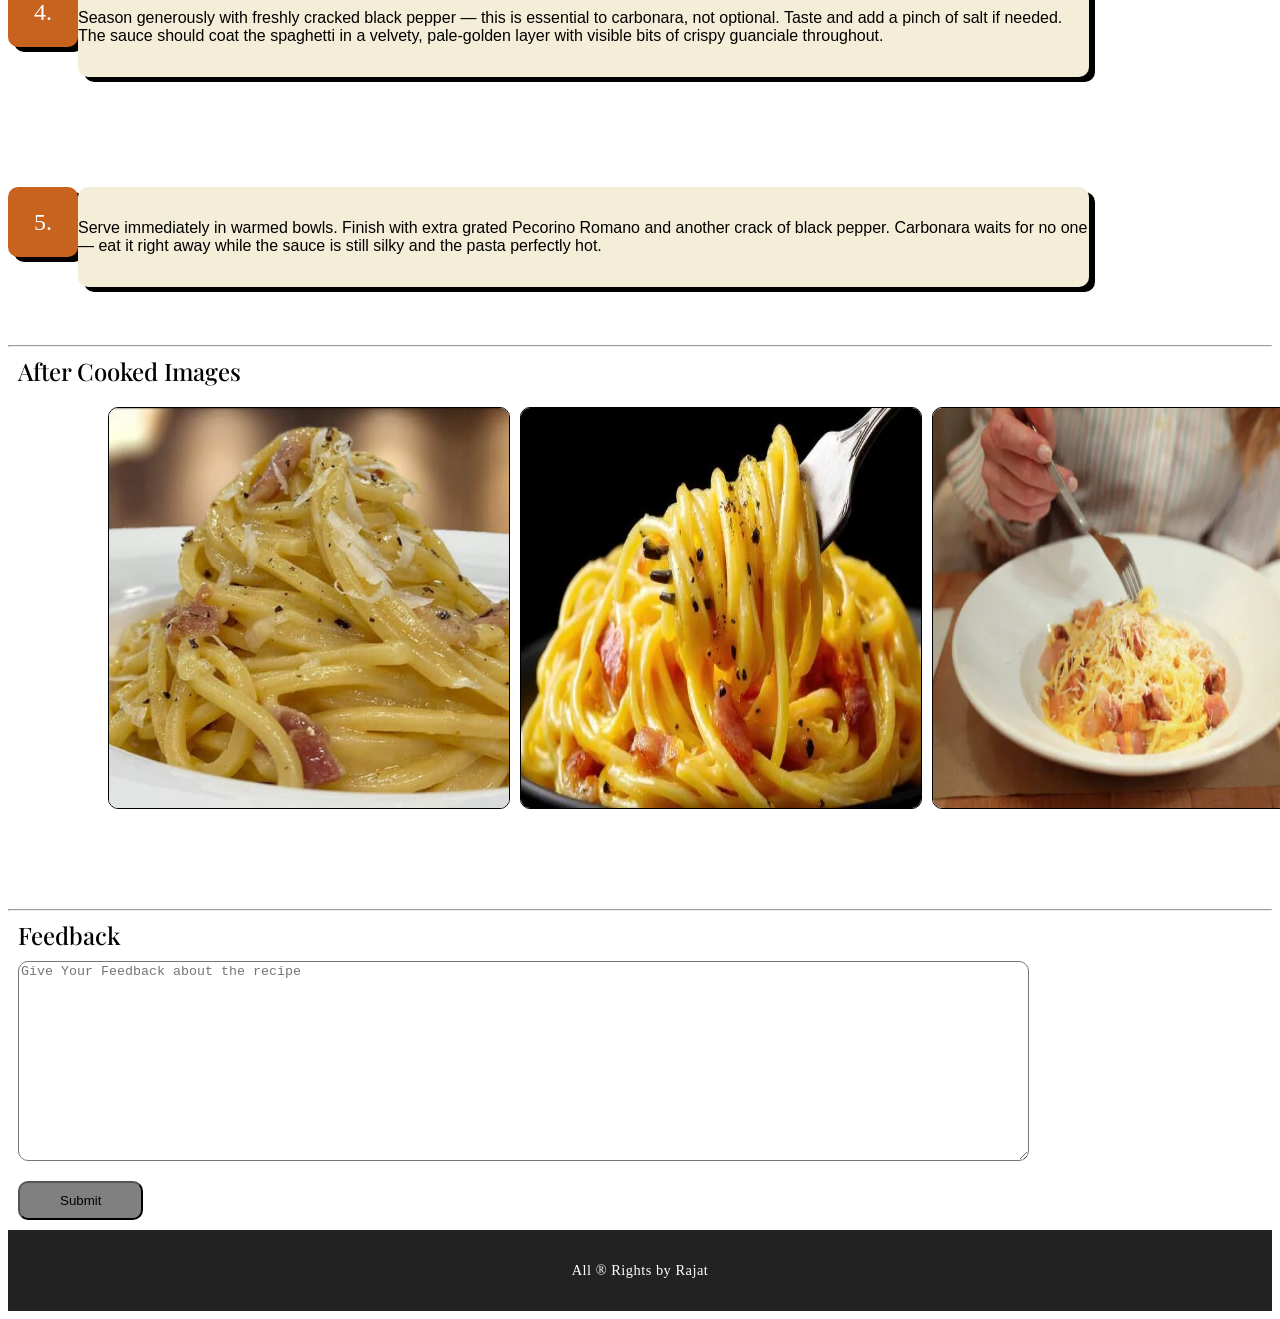
<file: spaghetti_carbonara.html>
<html>

<head>
    <title>Spaghetti Carbonara - Recipe</title>
    <link rel="stylesheet" href="css/recipe_page.css" class="css">
    <link rel="icon" type="image/x-icon" href="images/logo.png">
</head>

<body>
    <nav class="navbar">
        <div class="logo">Delicious Recipes.</div>
        <ul class="nav-links">
            <li><a href="index.html">Home</a></li>
            <li><a href="contacts.html">Contact</a></li>
            <li><a href="service.html">Services</a></li>
        </ul>
        <div>
            <button class="nav-cta">Donate Here</button>
        </div>
    </nav>
    <div class="main">
        <div>
            <img src="images/Spaghetti Carbonara.jpg" alt="Spaghetti Carbonara"
                style="width: 100%; height: 400px; object-fit: cover; object-position: center;">
        </div>
        <div class="type-details">
            <div>
                <div class="about_one">
                    <div>
                        Preparation time: 30 Min
                    </div>
                    <div>
                        Difficulty: HARD
                    </div>
                    <div>
                        Serves: 4-5 people
                    </div>
                </div>
                <div class="about_two">
                    <div>
                        Category: Main Course
                    </div>
                    <div>
                        Posted by: Rajat
                    </div>
                </div>
            </div>
            <div class="about_three">
                <table class="nut_table">
                    <tbody>
                        <tr>
                            <td>Calories</td>
                            <td>498</td>
                        </tr>
                        <tr>
                            <td>Protein</td>
                            <td>22g</td>
                        </tr>
                        <tr>
                            <td>Carbs</td>
                            <td>61g</td>
                        </tr>
                        <tr>
                            <td>Fat</td>
                            <td>18g</td>
                        </tr>
                        <tr>
                            <td>Saturates</td>
                            <td>7g</td>
                        </tr>
                        <tr>
                            <td>Fibre</td>
                            <td>3g</td>
                        </tr>
                        <tr>
                            <td>Sugar</td>
                            <td>2g</td>
                        </tr>
                        <tr>
                            <td>Salt</td>
                            <td>0.9g</td>
                        </tr>
                    </tbody>
                </table>
            </div>
        </div>
        <hr>
        <div class="recipe">
            <div class="where">
                <h2>Step-by-Step Instructions</h2>
            </div>
            <div style="display: flex; margin-top: 10px;">
                <div class="indexing">
                    1.
                </div>
                <div class="recipe_text">
                    Bring a large pot of heavily salted water to a boil. Cook spaghetti until al dente according to
                    package directions. Reserve 1 cup of pasta cooking water before draining — this starchy water is
                    the secret to a silky carbonara sauce.
                </div>
            </div>
            <div style="display: flex; margin-top:10px ;">
                <div class="indexing">
                    2.
                </div>
                <div class="recipe_text">
                    While pasta cooks, fry guanciale or pancetta in a large skillet over medium heat until golden and
                    crispy, about 5–7 minutes. Remove the pan from heat. Whisk together egg yolks, whole egg,
                    and finely grated Pecorino Romano in a bowl until smooth.
                </div>
            </div>
            <div style="display: flex; margin-top: 10px;">
                <div class="indexing">
                    3.
                </div>
                <div class="recipe_text">
                    Add hot drained spaghetti directly to the skillet with the guanciale (off the heat). Quickly pour
                    the egg and cheese mixture over the pasta, tossing constantly and adding reserved pasta water
                    a little at a time to create a glossy, creamy sauce without scrambling the eggs.
                </div>
            </div>
            <div style="display: flex; margin-top: 10px;">
                <div class="indexing">
                    4.
                </div>
                <div class="recipe_text">
                    Season generously with freshly cracked black pepper — this is essential to carbonara, not
                    optional. Taste and add a pinch of salt if needed. The sauce should coat the spaghetti in a
                    velvety, pale-golden layer with visible bits of crispy guanciale throughout.
                </div>
            </div>
            <div style="display: flex; margin-top: 10px;">
                <div class="indexing">
                    5.
                </div>
                <div class="recipe_text">
                    Serve immediately in warmed bowls. Finish with extra grated Pecorino Romano and another crack of
                    black pepper. Carbonara waits for no one — eat it right away while the sauce is still silky and
                    the pasta perfectly hot.
                </div>
            </div>
            <hr>
            <div class="where">
                After Cooked Images
            </div>
            <div class="some_some">
                <img src="images/Spaghetti Carbonara.jpg" alt="Carbonara Close Up">
                <img src="images/Spaghetti Carbonara1.webp" alt="Plated Carbonara">
                <img src="images/Spaghetti Carbonara2.webp" alt="Carbonara Served">
            </div>
        </div>
        <hr>
        <div>
            <div class="where" style="margin-left: 10px;">
                Feedback
            </div>
            <div class="Feedback_form">
                <textarea name="Feedback" style="width: 100%; height: 200px;" id="Feedback"
                    placeholder="Give Your Feedback about the recipe"></textarea>
            </div>
            <div>
                <button class="submit_button">Submit</button>
            </div>
        </div>
    </div>
    <footer class="footer">
        All ®️ Rights by Rajat
    </footer>
</body>

</html>
</file>
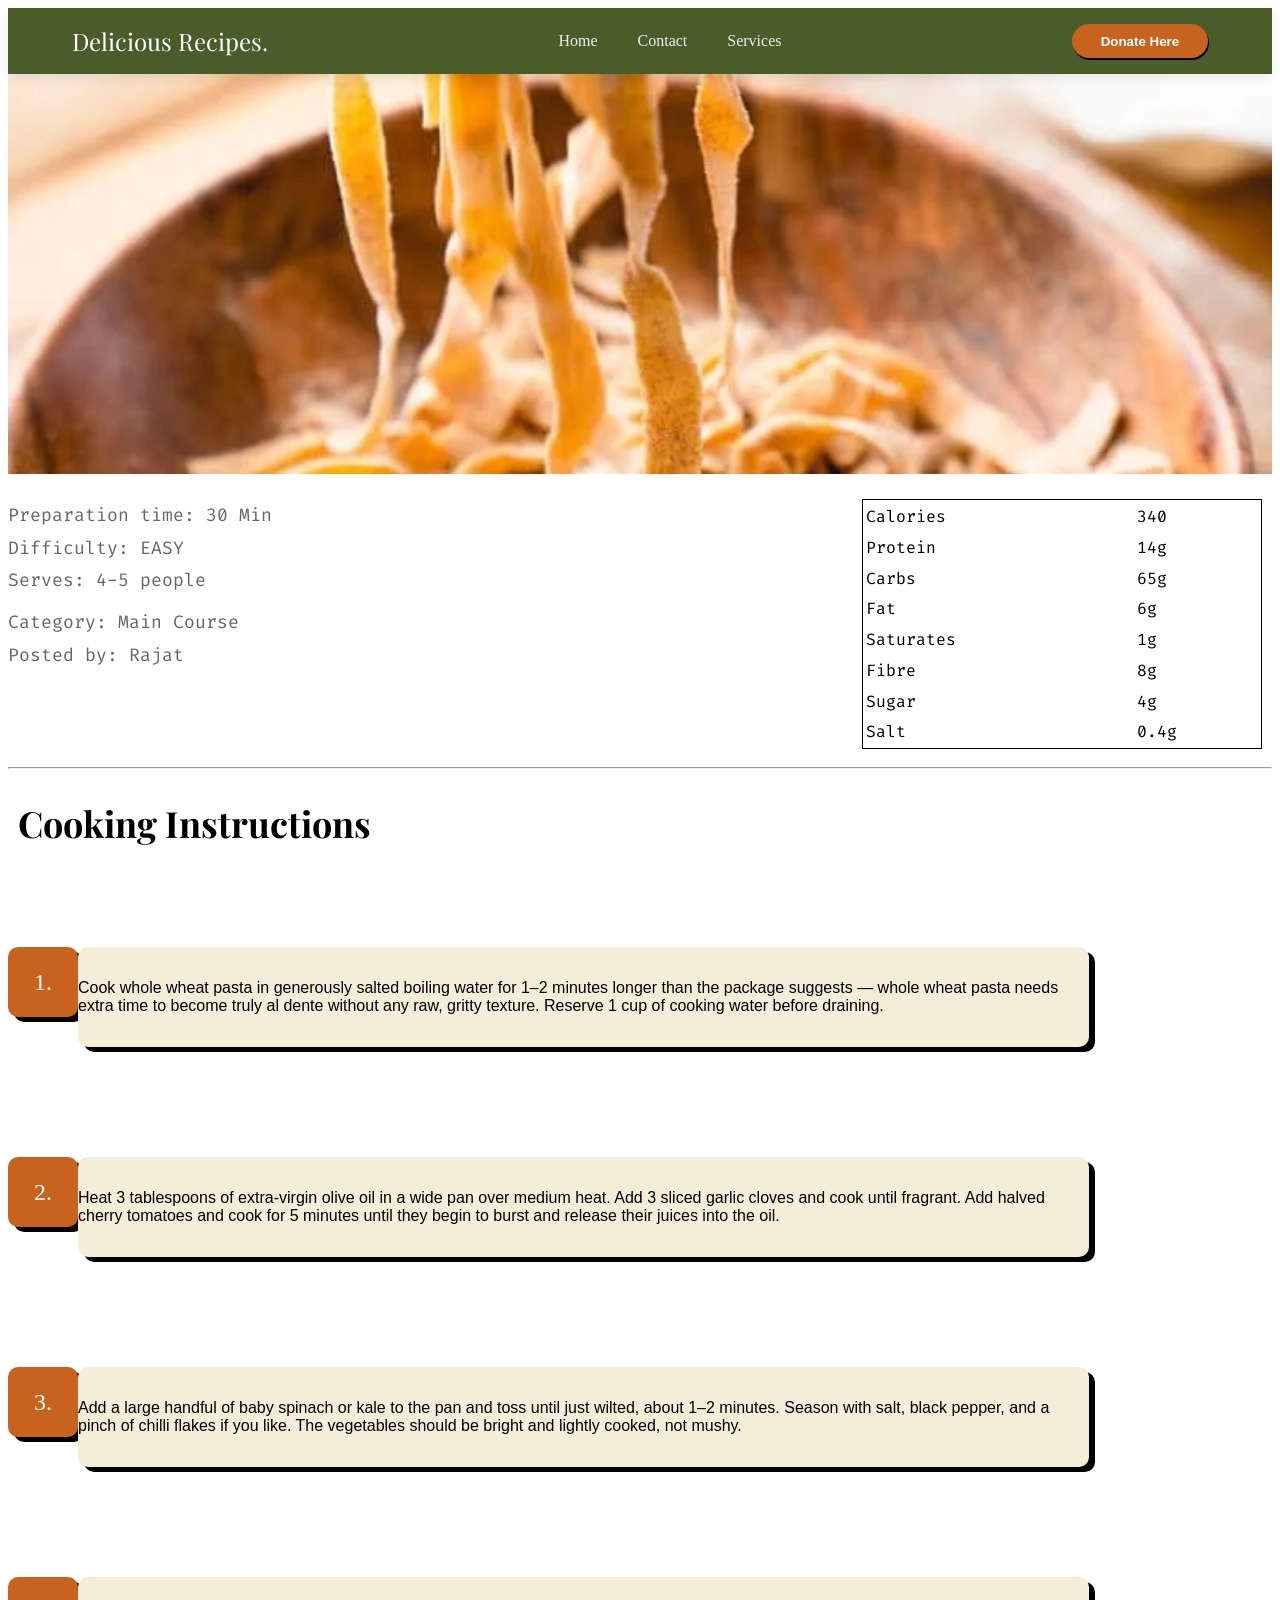
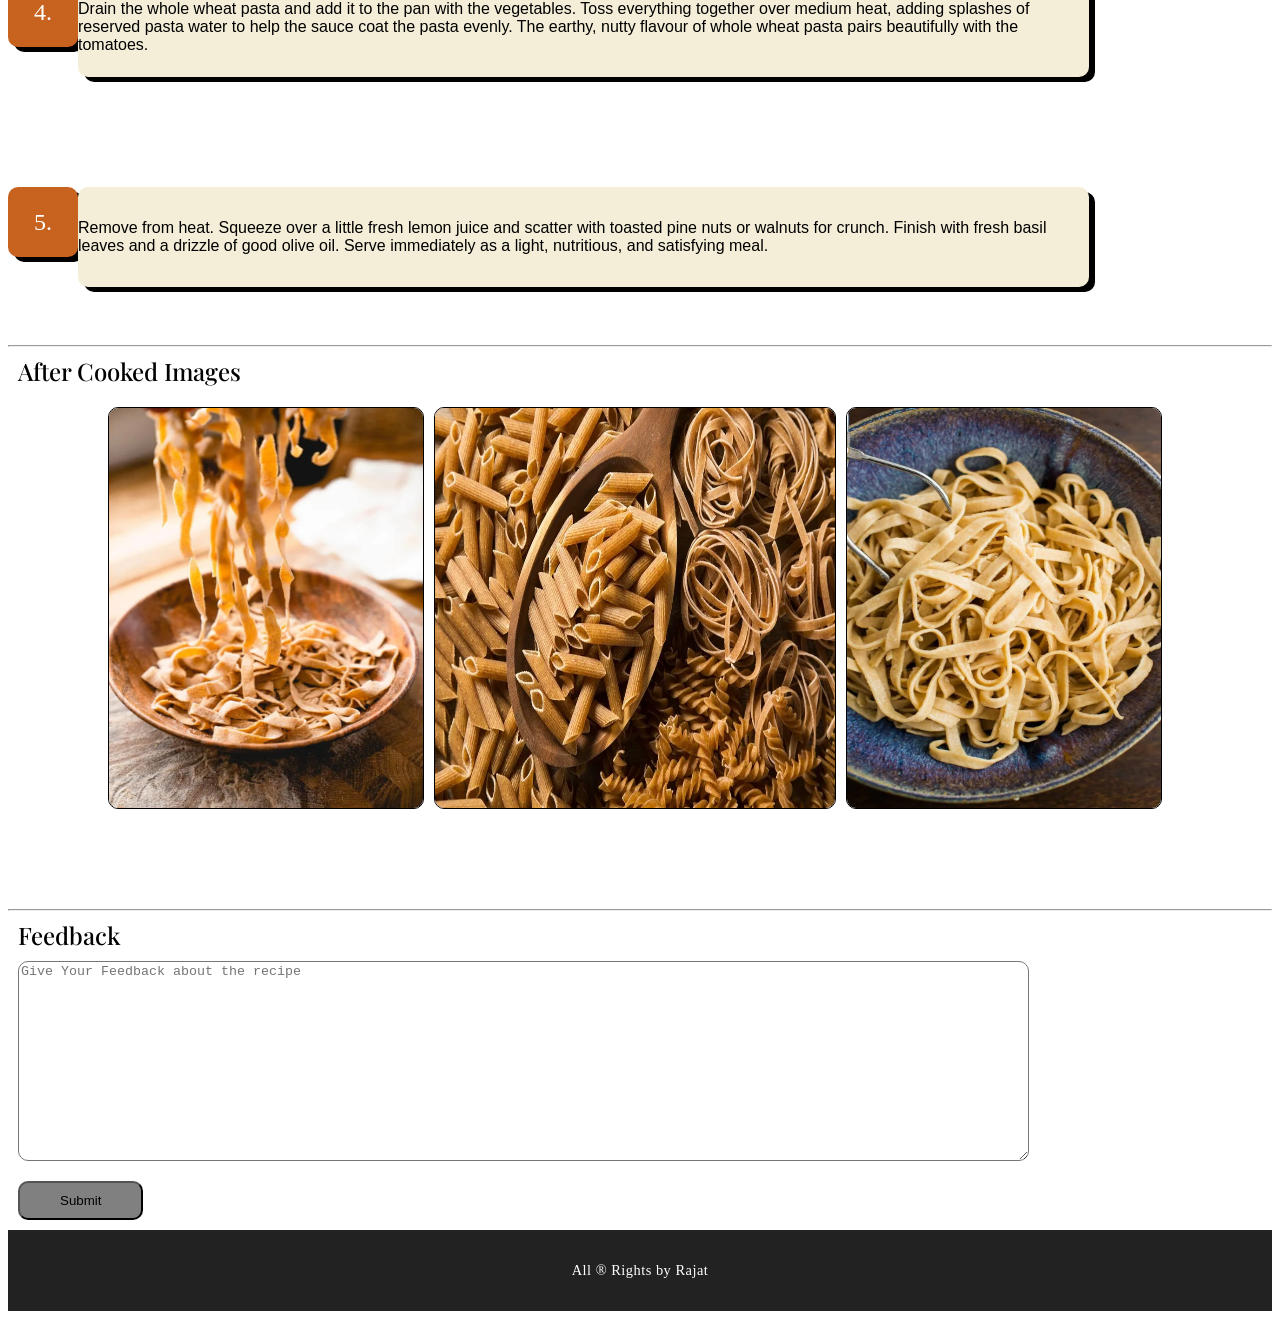
<file: whole_wheat_pasta.html>
<html>

<head>
    <title>Whole Wheat Pasta - Recipe</title>
    <link rel="stylesheet" href="css/recipe_page.css" class="css">
    <link rel="icon" type="image/x-icon" href="images/logo.png">
</head>

<body>
    <nav class="navbar">
        <div class="logo">Delicious Recipes.</div>
        <ul class="nav-links">
            <li><a href="index.html">Home</a></li>
            <li><a href="contacts.html">Contact</a></li>
            <li><a href="service.html">Services</a></li>
        </ul>
        <div>
            <button class="nav-cta">Donate Here</button>
        </div>
    </nav>
    <div class="main">
        <div>
            <img src="images/Whole Wheat Pasta.webp" alt="Whole Wheat Pasta Banner"
                style="width: 100%; height: 400px; object-fit: cover; object-position: center;">
        </div>
        <div class="type-details">
            <div>
                <div class="about_one">
                    <div>
                        Preparation time: 30 Min
                    </div>
                    <div>
                        Difficulty: EASY
                    </div>
                    <div>
                        Serves: 4-5 people
                    </div>
                </div>
                <div class="about_two">
                    <div>
                        Category: Main Course
                    </div>
                    <div>
                        Posted by: Rajat
                    </div>
                </div>
            </div>
            <div class="about_three">
                <table class="nut_table">
                    <tbody>
                        <tr>
                            <td>Calories</td>
                            <td>340</td>
                        </tr>
                        <tr>
                            <td>Protein</td>
                            <td>14g</td>
                        </tr>
                        <tr>
                            <td>Carbs</td>
                            <td>65g</td>
                        </tr>
                        <tr>
                            <td>Fat</td>
                            <td>6g</td>
                        </tr>
                        <tr>
                            <td>Saturates</td>
                            <td>1g</td>
                        </tr>
                        <tr>
                            <td>Fibre</td>
                            <td>8g</td>
                        </tr>
                        <tr>
                            <td>Sugar</td>
                            <td>4g</td>
                        </tr>
                        <tr>
                            <td>Salt</td>
                            <td>0.4g</td>
                        </tr>
                    </tbody>
                </table>
            </div>
        </div>
        <hr>
        <div class="recipe">
            <div class="where">
                <h2>Cooking Instructions</h2>
            </div>
            <div style="display: flex; margin-top: 10px;">
                <div class="indexing">
                    1.
                </div>
                <div class="recipe_text">
                    Cook whole wheat pasta in generously salted boiling water for 1–2 minutes longer than the
                    package suggests — whole wheat pasta needs extra time to become truly al dente without any
                    raw, gritty texture. Reserve 1 cup of cooking water before draining.
                </div>
            </div>
            <div style="display: flex; margin-top:10px ;">
                <div class="indexing">
                    2.
                </div>
                <div class="recipe_text">
                    Heat 3 tablespoons of extra-virgin olive oil in a wide pan over medium heat. Add 3 sliced
                    garlic cloves and cook until fragrant. Add halved cherry tomatoes and cook for 5 minutes
                    until they begin to burst and release their juices into the oil.
                </div>
            </div>
            <div style="display: flex; margin-top: 10px;">
                <div class="indexing">
                    3.
                </div>
                <div class="recipe_text">
                    Add a large handful of baby spinach or kale to the pan and toss until just wilted, about
                    1–2 minutes. Season with salt, black pepper, and a pinch of chilli flakes if you like.
                    The vegetables should be bright and lightly cooked, not mushy.
                </div>
            </div>
            <div style="display: flex; margin-top: 10px;">
                <div class="indexing">
                    4.
                </div>
                <div class="recipe_text">
                    Drain the whole wheat pasta and add it to the pan with the vegetables. Toss everything
                    together over medium heat, adding splashes of reserved pasta water to help the sauce coat
                    the pasta evenly. The earthy, nutty flavour of whole wheat pasta pairs beautifully with the
                    tomatoes.
                </div>
            </div>
            <div style="display: flex; margin-top: 10px;">
                <div class="indexing">
                    5.
                </div>
                <div class="recipe_text">
                    Remove from heat. Squeeze over a little fresh lemon juice and scatter with toasted pine nuts
                    or walnuts for crunch. Finish with fresh basil leaves and a drizzle of good olive oil. Serve
                    immediately as a light, nutritious, and satisfying meal.
                </div>
            </div>
            <hr>
            <div class="where">
                After Cooked Images
            </div>
            <div class="some_some">
                <img src="images/Whole Wheat Pasta.webp" alt="Whole Wheat Pasta">
                <img src="images/Whole Wheat Pasta1.webp" alt="Pasta with Vegetables">
                <img src="images/Whole Wheat Pasta2.webp" alt="Healthy Pasta Bowl">
            </div>
        </div>
        <hr>
        <div>
            <div class="where" style="margin-left: 10px;">
                Feedback
            </div>
            <div class="Feedback_form">
                <textarea name="Feedback" style="width: 100%; height: 200px;" id="Feedback"
                    placeholder="Give Your Feedback about the recipe"></textarea>
            </div>
            <div>
                <button class="submit_button">Submit</button>
            </div>
        </div>
    </div>
    <footer class="footer">
        All ®️ Rights by Rajat
    </footer>
</body>

</html>
</file>
<file: css/one.css>
@import url('https://fonts.googleapis.com/css2?family=Inter:wght@400;500&family=Playfair+Display:wght@700&family=Fira+Code&display=swap');

:root {
    --primary-olive: #4A5C2A;
    --accent-terra: #C8621F;
    --bg-light: #FAF7F0;
    --card-white: #FFFDF8;
    --text-dark: #333333;
    --text-muted: #666666;
    --nav-shadow: 0 4px 12px rgba(0, 0, 0, 0.08);
}

body {
    padding: 0;
    margin: 0;
    font-family: 'Inter', sans-serif;
    background-color: var(--bg-light);
    color: var(--text-dark);
}

.navbar {
    display: grid;
    grid-template-columns: auto 1fr auto;
    align-items: center;
    padding: 1rem 4rem;
    background-color: var(--primary-olive);
    box-shadow: var(--nav-shadow);
    position: sticky;
    top: 0;
    z-index: 1;
}

.logo {
    font-family: 'Playfair Display', serif;
    font-size: 1.5rem;
    color: white;
}

.nav-links {
    display: grid;
    grid-auto-flow: column;
    gap: 2.5rem;
    justify-content: center;
    list-style: none;
    margin: 0;
    padding: 0;
}

.nav-links a {
    text-decoration: none;
    color: rgba(255, 255, 255, 0.9);
    font-weight: 500;
    transition: color 0.3s;
}

.nav-links a:hover {
    color: var(--accent-terra);
}

.nav-cta {
    padding: 0.6rem 1.8rem;
    background-color: var(--accent-terra);
    color: white;
    border: none;
    border-radius: 50px;
    cursor: pointer;
    font-weight: 600;
    box-shadow: 1px 2px black;
    transition: transform 0.1s ease-in-out, box-shadow 0.1s ease-in-out;
}

.nav-cta:hover {
    box-shadow: 1px 8px rgb(15, 15, 15);
    background-color: #a84e18;
    transform: translateY(-5px);
}

.main {
    background-color: var(--bg-light);
    min-height: 100vh;
    padding-bottom: 50px;
}

.banner {
    font-family: 'Playfair Display', serif;
    font-size: 1.2rem;
    max-width: 900px;
    margin: 40px auto;
    background-color: #EAE4C0;
    padding: 30px;
    border-radius: 15px;
    text-align: center;
    color: var(--primary-olive);
    line-height: 1.6;
}

.content {
    display: flex;
    padding: 20px;
    flex-wrap: wrap;
    justify-content: center;
    gap: 10px;
}

.card {
    height: auto;
    margin: 15px;
    width: 380px;
    display: flex;
    flex-direction: column;
    align-items: center;
    border-radius: 16px;
    background-color: var(--card-white);
    box-shadow: 0 10px 30px rgba(0, 0, 0, 0.05);
    overflow: hidden;
    transition: transform 0.3s ease;
    padding-bottom: 25px;
}

.card:hover {
    transform: translateY(-10px);
}

.card img {
    height: 220px;
    width: 100%;
    object-fit: cover;
    background-color: #f0f0f0;
}

.card .info {
    margin-top: 20px;
    width: 85%;
    display: flex;
    flex-direction: column;
}

.names {
    font-family: 'Playfair Display', serif;
    font-size: 1.6rem;
    font-weight: bold;
    color: var(--primary-olive);
}

.card .info .types {
    margin-top: 15px;
    font-family: 'Fira Code', monospace;
    font-size: 0.85rem;
    color: var(--text-muted);
    line-height: 1.8;
}

.con {
    margin-top: 15px;
    font-size: 0.95rem;
    color: var(--text-muted);
    line-height: 1.5;
}

.read_more {
    margin-top: 20px;
    align-self: flex-end;
}

.read_more a {
    color: var(--primary-olive);
    text-decoration: none;
    font-weight: 700;
    text-transform: uppercase;
    font-size: 0.8rem;
    letter-spacing: 1px;
}

.read_more a:hover {
    text-decoration: underline;
}

.footer {
    background-color: #222;
    color: white;
    padding: 2rem;
    text-align: center;
    font-size: 0.9rem;
    letter-spacing: 0.5px;
}

@media (max-width: 768px) {

    .navbar {
        grid-template-columns: 1fr;
        justify-items: center;
        gap: 1rem;
        padding: 1rem;
    }

    .nav-links {
        gap: 1rem;
    }
}
</file>
<file: css/recipe_page.css>
@import url('https://fonts.googleapis.com/css2?family=Inter:wght@400;500&family=Playfair+Display:wght@700&family=Fira+Code&display=swap');

:root {
    --primary-olive: #4A5C2A;
    --accent-terra: #C8621F;
    --bg-light: #FAF7F0;
    --card-white: #FFFDF8;
    --text-dark: #333333;
    --text-muted: #666666;
    --nav-shadow: 0 4px 12px rgba(0, 0, 0, 0.08);
}

.navbar {
    display: grid;
    grid-template-columns: auto 1fr auto;
    align-items: center;
    padding: 1rem 4rem;
    background-color: var(--primary-olive);
    box-shadow: var(--nav-shadow);
    position: sticky;
    top: 0;
    z-index: 1000;
}

.logo {
    font-family: 'Playfair Display', serif;
    font-size: 1.5rem;
    color: white;
}

.nav-links {
    display: grid;
    grid-auto-flow: column;
    gap: 2.5rem;
    justify-content: center;
    list-style: none;
    margin: 0;
    padding: 0;
}

.nav-links a {
    text-decoration: none;
    color: rgba(255, 255, 255, 0.9);
    font-weight: 500;
    transition: color 0.3s;
}

.nav-links a:hover {
    color: var(--accent-terra);
}

.submit_button {
    padding: 10px;
    padding-left: 40px;
    padding-right: 40px;
    border-radius: 10px;
    margin-left: 10px;
    background-color: gray;
    margin: 10px;
    transition: transform 0.1s, background-color 0.2s;
}

.submit_button:hover {
    transform: translateY(-2px);
    background-color: var(--accent-terra);
}

.nav-cta {
    padding: 0.6rem 1.8rem;
    background-color: var(--accent-terra);
    color: white;
    border: none;
    border-radius: 50px;
    cursor: pointer;
    font-weight: 600;
    box-shadow: 1px 2px black;
    transition: transform 0.1s ease-in-out, box-shadow 0.1s ease-in-out;
}

.nav-cta:hover {
    box-shadow: 1px 8px rgb(15, 15, 15);
    background-color: #a84e18;
    transform: translateY(-5px);
}

.footer {
    background-color: #222;
    color: white;
    padding: 2rem;
    text-align: center;
    font-size: 0.9rem;
    letter-spacing: 0.5px;
}

.type-details {
    margin-top: 15px;
    font-family: 'Fira Code', monospace;
    font-size: 0.85rem;
    color: var(--text-muted);
    line-height: 1.8;
    display: flex;
    width: 100%;
    justify-content: space-between;
}

.about_three {
    justify-self: flex-end;
    margin: 10px;
}

.nut_table {
    height: 250px;
    width: 400px;
    font-size: larger;
    border: 1px solid black;
}

.about_two {
    margin-top: 10px;
    word-spacing: 0px;
    font-size: large;
}

.about_one {
    margin-top: 10px;
    word-spacing: 0px;
    font-size: large;
}

.where {
    font-family: 'Playfair Display';
    font-size: x-large;
    font-weight: 500;
    margin-left: 10px;
    z-index: 100;
    position: sticky;
}

.indexing {
    background-color: #C8621F;
    height: 70px;
    width: 70px;
    display: flex;
    justify-content: center;
    align-items: center;
    font-family: Georgia, 'Times New Roman', Times, serif;
    font-size: x-large;
    border-radius: 10px;
    margin-top: 50px;
    box-shadow: 6px 5px black;
    color: white;
}

.recipe :last-child {
    margin-bottom: 50px;
}

.Feedback_form {
    width: 80%;
    display: flex;
    justify-content: center;
    align-items: center;
    margin: 10px;
    border-radius: 10px;
}

.Feedback_form textarea {
    border-radius: 10px;
}

.recipe_text {
    display: flex;
    justify-content: center;
    align-items: center;
    font-family: 'Lucida Sans', 'Lucida Sans Regular', 'Lucida Grande', 'Lucida Sans Unicode', Geneva, Verdana, sans-serif;
    width: 80%;
    height: 100px;
    background-color: #F4EED8;
    border-radius: 10px;
    box-shadow: 6px 5px black;
    margin-top: 50px;
}

.some_some {
    display: flex;
    margin: 20px;
    justify-content: space-between;
    margin-left: 100px;
    margin-right: 100px;
}

.some_some img {
    border-radius: 10px;
    margin-right: 10px;
    height: 400px;
    width: 400px;
    border: 1px solid black;
    transition: transform 3s;
}

.some_some img:hover {
    transform: translateY(-25px);
    box-shadow: 5px 5px rgb(255, 210, 180);
}

.nut_table tr {
    border: 1px solid black;
}

.nut_table th {
    border: 1px solid black;
}

@media (max-width: 768px) {

    .navbar {
        grid-template-columns: 1fr;
        justify-items: center;
        gap: 1rem;
        padding: 1rem;
    }

    .nav-links {
        gap: 1rem;
    }

    .type-details {
        flex-direction: column;
        align-items: center;
        padding: 10px;
    }

    .about_three {
        margin: 20px 0;
        width: 100%;
        display: flex;
        justify-content: center;
    }

    .nut_table {
        width: 95%;
        height: auto;
    }

    .recipe > div[style*="display: flex"] {
        flex-direction: column !important;
        align-items: center;
    }

    .indexing {
        margin-top: 20px;
        margin-bottom: -10px;
    }

    .recipe_text {
        width: 90%;
        height: auto;
        padding: 20px;
        margin-top: 20px;
    }

    .some_some {
        flex-direction: column;
        align-items: center;
        margin-left: 0;
        margin-right: 0;
    }

    .some_some img {
        width: 90%;
        height: auto;
        margin-bottom: 20px;
        margin-right: 0;
    }

    .Feedback_form {
        width: 95%;
    }

    #Feedback {
        height: 300px;
    }
}
</file>
